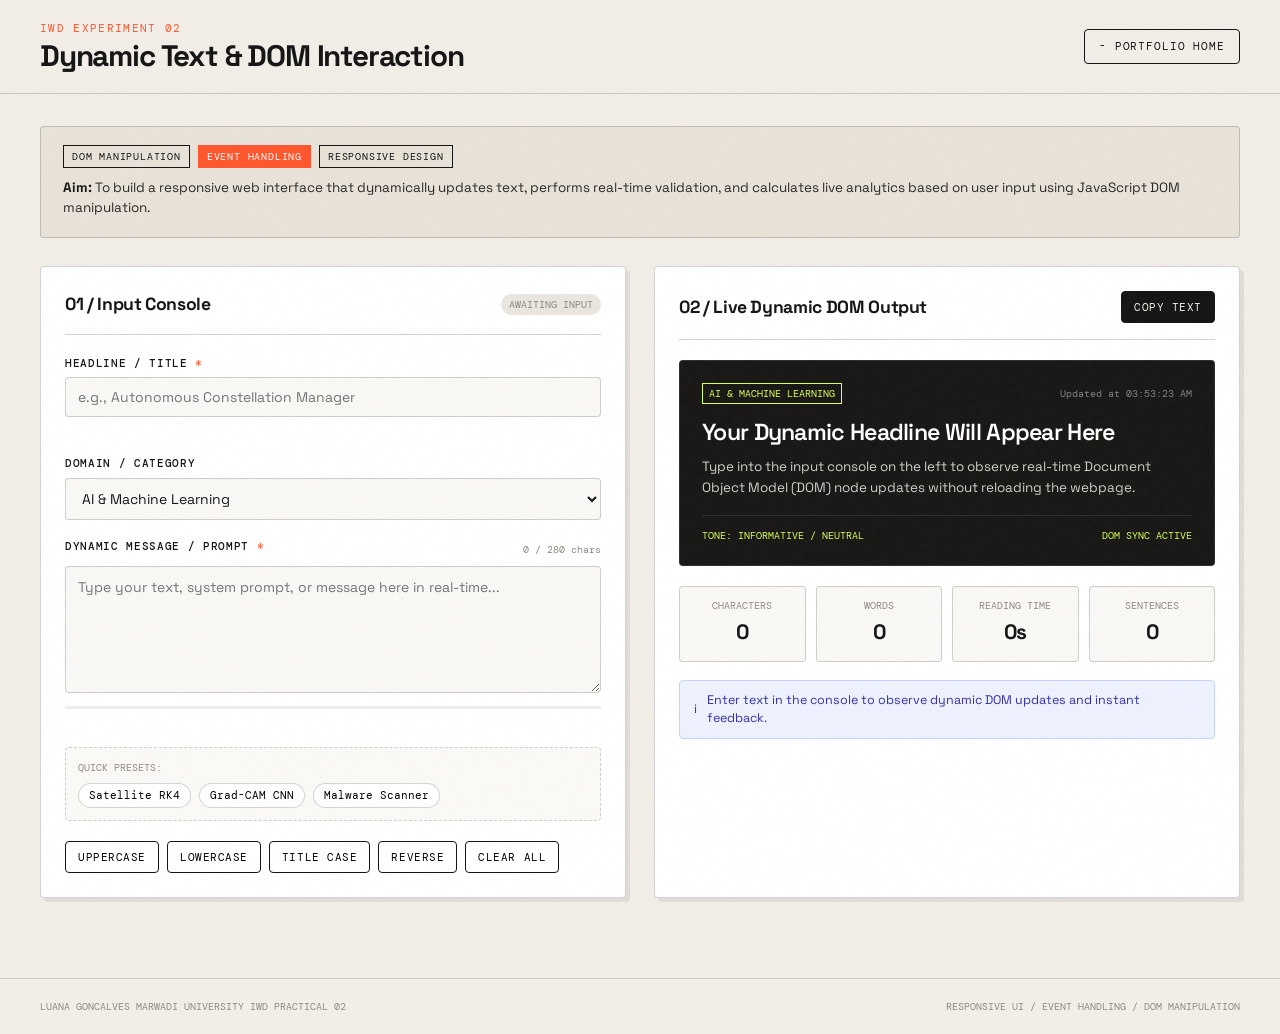
<file: OneDrive/Desktop/experiment 2/index.html>
<!doctype html>
<html lang="en">
<head>
    <meta charset="utf-8">
    <meta name="viewport" content="width=device-width, initial-scale=1">
    <meta name="description" content="Experiment 2: Build a responsive UI that dynamically updates text based on user input using JavaScript.">
    <title>Experiment 2 - Dynamic Text & DOM Manipulation</title>
    <link rel="stylesheet" href="style.css">
    <link rel="preconnect" href="https://fonts.googleapis.com">
    <link rel="preconnect" href="https://fonts.gstatic.com" crossorigin>
    <link href="https://fonts.googleapis.com/css?family=DM+Mono:wght@400;500&family=Space+Grotesk:wght@400;500;600;700&display=swap" rel="stylesheet">
</head>
<body>
    <div class="noise" aria-hidden="true"></div>
    <header class="app-header">
        <div class="header-container">
            <div class="brand">
                <span class="lab-tag">IWD EXPERIMENT 02</span>
                <h1>Dynamic Text & DOM Interaction</h1>
            </div>
            <a href="../../index.html" class="back-link">- Portfolio Home</a>
        </div>
    </header>
    <main class="main-container">
        <section class="experiment-info">
            <div class="info-meta">
                <span class="badge">DOM MANIPULATION</span>
                <span class="badge badge-accent">EVENT HANDLING</span>
                <span class="badge">RESPONSIVE DESIGN</span>
            </div>
            <p class="aim-text">
                <strong>Aim:</strong> To build a responsive web interface that dynamically updates text, performs real-time validation, and calculates live analytics based on user input using JavaScript DOM manipulation.
            </p>
        </section>
        <div class="workspace-grid">
            <!-- Left Column: Input Form & Controls-->
            <section class="card input-card">
                <div class="card-header">
                    <h2>01 / Input Console</h2>
                    <span class="status-pill status-idle" id="inputStatus">Awaiting input</span>
                </div>
                <form id="textForm" onsubmit="event.preventDefault();">
                    <div class="form-group">
                        <label for="headlineInput">Headline / Title <span class="req">*</span></label>
                        <input type="text" id="headlineInput" placeholder="e.g., Autonomous Constellation Manager" maxlength="60" autocomplete="off">
                        <div class="field-feedback" id="headlineFeedback"></div>
                    </div>
                    <div class="form-group">
                        <label for="categorySelect">Domain / Category</label>
                        <select id="categorySelect">
                            <option value="AI & Machine Learning">AI & Machine Learning</option>
                            <option value="Computer Vision">Computer Vision</option>
                            <option value="Orbital Mechanics">Orbital Mechanics</option>
                            <option value="Cybersecurity">Cybersecurity</option>
                            <option value="Fintech & Systems">Fintech & Systems</option>
                        </select>
                    </div>
                    <div class="form-group">
                        <div class="label-row">
                            <label for="mainTextInput">Dynamic Message / Prompt <span class="req">*</span></label>
                            <span class="char-count-pill" id="charMeter">0 / 280 chars</span>
                        </div>
                        <textarea id="mainTextInput" rows="5" placeholder="Type your text, system prompt, or message here in real-time..." maxlength="280"></textarea>
                        <div class="progress-bar-wrap">
                            <div class="progress-bar" id="charProgress"></div>
                        </div>
                        <div class="field-feedback" id="mainFeedback"></div>
                    </div>
                    <!-- Quick Preset Chips -->
                    <div class="preset-section">
                        <label>Quick Presets: </label>
                        <div class="preset-chips">
                            <button type="button" class="chip" data-headline="Satellite Trajectory Prediction" data-category="Orbital Mechanics" data-text="Evaluating RK4 orbital propagation with J2 harmonic perturbations for autonomous satellite collision avoidance in Low Earth Orbit.">Satellite RK4</button>
                            <button type="button" class="chip" data-headline="Grad-CAM Explainability Engine" data-category="Computer Vision" data-text="Visualizing high-order convolutional activations to localize leaf disease lesions with 96.4% classification confidence.">Grad-CAM CNN</button>
                            <button type="button" class="chip" data-headline="Bytecode Security Analysis" data-category="Cybersecurity" data-text="Scanning Android APK manifest permissions and executing static bytecode analysis for malware detection.">Malware Scanner</button>
                        </div>
                    </div>
                    <!-- Action Toolbar -->
                    <div class="actions-toolbar">
                        <button type="button" class="btn btn-tool" id="btnUpper">UPPERCASE</button>
                        <button type="button" class="btn btn-tool" id="btnLower">lowercase</button>
                        <button type="button" class="btn btn-tool" id="btnTitle">Title Case</button>
                        <button type="button" class="btn btn-tool" id="btnReverse">Reverse</button>
                        <button type="button" class="btn btn-tool" id="btnClear">Clear All</button>
                    </div>
                </form>
            </section>
            <!-- Right Column: Live Dynamic DOM Render & Analytics -->
            <section class="card preview-card">
                <div class="card-header">
                    <h2>02 / Live Dynamic DOM Output</h2>
                    <div class="preview-actions">
                        <button type="button" class="btn btn-copy" id="btnCopy">Copy Text</button>
                    </div>
                </div>
                <!-- Dynamic Live Card Display -->
                <div class="live-display-box" id="liveDisplayBox">
                    <div class="preview-meta">
                        <span class="preview-tag" id="previewCategory">AI & Machine Learning</span>
                        <span class="preview-time" id="previewTimestamp">Ready</span>
                    </div>
                    <h3 class="preview-headline" id="previewHeadline">Your Dynamic Headline Will Appear Here</h3>
                    <p class="preview-body" id="previewBody">Type into the input console on the left to observe real-time Document Object Model (DOM) node updates without reloading the webpage.</p>
                    <div class="preview-footer">
                        <span class="intent-badge" id="previewIntent">Tone: Neutral</span>
                        <span class="status-indicator live-dot"> DOM SYNC ACTIVE</span>
                    </div>
                </div>
                <!-- Live Real-Time Analytics Grid -->
                <div class="analytics-grid">
                    <div class="metric-box">
                        <span class="metric-label">Characters</span>
                        <span class="metric-val" id="valChars">0</span>
                    </div>
                    <div class="metric-box">
                        <span class="metric-label">Words</span>
                        <span class="metric-val" id="valWords">0</span>
                    </div>
                    <div class="metric-box">
                        <span class="metric-label">Reading Time</span>
                        <span class="metric-val" id="valReadTime">0s</span>
                    </div>
                    <div class="metric-box">
                        <span class="metric-label">Sentences</span>
                        <span class="metric-val" id="valSentences">0</span>
                    </div>
                </div>
                <!-- Live Validation Alert Box -->
                <div class="validation-alert alert-info" id="validationAlert">
                    <span class="alert-icon">i</span>
                    <span class="alert-text" id="alertMessage">Enter text in the console to observe dynamic DOM updates and instant feedback.</span>
                </div>
            </section>
        </div>
    </main>
    <div class="toast" id="toast">Copied to clipboard!</div>
    <footer class="app-footer">
        <div class="footer-container">
            <span>Luana Goncalves Marwadi University IWD Practical 02</span>
            <span>Responsive UI / Event Handling / DOM Manipulation</span>
        </div>
    </footer>
    <script src="script.js"></script>
</body>
</html>
</file>
<file: OneDrive/Desktop/experiment 2/style.css>
/* Experiment 2: Dynamic Text & DOM Manipulation UI */
:root {
    --ink: #151515;
    --paper: #f2eee7;
    --orange: #ff572e;
    --lime: #d8ff54;
    --muted: #8e8a83;
    --line: rgba(21, 21, 21, 0.18);
    --card-bg: #ffffff;
    --card-dark: #191816;
    --font-mono: 'DM Mono', monospace;
    --font-sans: 'Space Grotesk', Arial, sans-serif;
    --radius: 4px;
    --transition: all 0.25s cubic-bezier(0.16, 1, 0.3, 1);
}
* {
    box-sizing: border-box;
    margin: 0;
    padding: 0;
}
body {
    background: var(--paper);
    color: var(--ink);
    font-family: var(--font-sans);
    min-height: 100vh;
    display: flex;
    flex-direction: column;
    line-height: 1.5;
    overflow-x: hidden;
    position: relative;
}
.noise {
    position: fixed;
    inset: 0;
    z-index: 99;
    pointer-events: none;
    opacity: 0.045;
    background-image: url("data:image/svg+xml,%3Csvg viewBox='0 0 180 180' xmlns='http://www.w3.org/2000/svg'%3E%3Cfilter id='n'%3E%3CfeTurbulence type='fractalNoise' baseFrequency='.9' numOctaves='4' stitchTiles='stitch'/%3E%3C/filter%3E%3Crect width='100%25' height='100%25' filter='url(%23n)' opacity='.5'/%3E%3C/svg%3E");
}
.app-header {
    border-bottom: 1px solid var(--line);
    padding: 20px 0;
    background: var(--paper);
    position: sticky;
    top: 0;
    z-index: 10;
}
.header-container {
    width: min(1200px, calc(100% - 40px));
    margin: auto;
    display: flex;
    justify-content: space-between;
    align-items: center;
    gap: 16px;
}
.brand .lab-tag {
    font-family: var(--font-mono);
    font-size: 11px;
    letter-spacing: 0.12em;
    color: var(--orange);
    text-transform: uppercase;
    display: block;
    margin-bottom: 2px;
}
.brand h1 {
    font-size: clamp(1.25rem, 3vw, 1.85rem);
    font-weight: 700;
    letter-spacing: -0.04em;
    line-height: 1.15;
}
.back-link {
    font-family: var(--font-mono);
    font-size: 11px;
    text-transform: uppercase;
    letter-spacing: 0.08em;
    color: var(--ink);
    text-decoration: none;
    border: 1px solid var(--ink);
    padding: 8px 14px;
    border-radius: var(--radius);
    transition: var(--transition);
    white-space: nowrap;
}
.back-link:hover {
    background: var(--ink);
    color: var(--paper);
}
.main-container {
    width: min(1200px, calc(100% - 40px));
    margin: 32px auto;
    flex: 1;
}
.experiment-info {
    background: #e8e2d8;
    border: 1px solid var(--line);
    padding: 18px 22px;
    margin-bottom: 28px;
    border-radius: var(--radius);
}
.info-meta {
    display: flex;
    gap: 8px;
    margin-bottom: 10px;
    flex-wrap: wrap;
}
.badge {
    font-family: var(--font-mono);
    font-size: 10px;
    text-transform: uppercase;
    letter-spacing: 0.08em;
    padding: 3px 8px;
    border: 1px solid var(--ink);
}
.badge-accent {
    background: var(--orange);
    color: #fff;
    border-color: var(--orange);
}
.aim-text {
    font-size: 13.5px;
    color: #2b2927;
    line-height: 1.55;
}
.aim-text strong {
    color: var(--ink);
}
.workspace-grid {
    display: grid;
    grid-template-columns: 1fr 1fr;
    gap: 28px;
}
.card {
    background: var(--card-bg);
    border: 1px solid var(--line);
    border-radius: var(--radius);
    padding: 24px;
    box-shadow: 4px 4px 0px rgba(21, 21, 21, 0.08);
}
.card-header {
    display: flex;
    justify-content: space-between;
    align-items: center;
    padding-bottom: 16px;
    margin-bottom: 20px;
    border-bottom: 1px solid var(--line);
}
.card-header h2 {
    font-size: 1.1rem;
    font-weight: 700;
    letter-spacing: -0.02em;
}
.status-pill {
    font-family: var(--font-mono);
    font-size: 10px;
    text-transform: uppercase;
    padding: 3px 8px;
    border-radius: 20px;
}
.status-idle { background: #eae6df; color: var(--muted); }
.status-typing { background: #ffe8e0; color: var(--orange); }
.status-active { background: #e5f9a6; color: #325600; }
.form-group {
    margin-bottom: 18px;
}
.form-group label {
    display: block;
    font-family: var(--font-mono);
    font-size: 11px;
    text-transform: uppercase;
    letter-spacing: 0.06em;
    margin-bottom: 6px;
    font-weight: 500;
}
.req { color: var(--orange); }
.label-row {
    display: flex;
    justify-content: space-between;
    align-items: center;
    margin-bottom: 6px;
}
.char-count-pill {
    font-family: var(--font-mono);
    font-size: 10px;
    color: var(--muted);
}
input[type="text"], select, textarea {
    width: 100%;
    padding: 10px 12px;
    font-family: inherit;
    font-size: 14px;
    color: var(--ink);
    background: #faf8f5;
    border: 1px solid var(--line);
    border-radius: var(--radius);
    outline: none;
    transition: var(--transition);
}
input[type="text"]:focus, select:focus, textarea:focus {
    border-color: var(--ink);
    background: #ffffff;
    box-shadow: 0 0 0 2px rgba(255, 87, 46, 0.15);
}
textarea {
    resize: vertical;
    min-height: 100px;
    line-height: 1.5;
}
.progress-bar-wrap {
    height: 3px;
    background: #eee;
    margin-top: 6px;
    border-radius: 2px;
    overflow: hidden;
}
.progress-bar {
    height: 100%;
    width: 0%;
    background: var(--orange);
    transition: width 0.15s ease, background-color 0.2s ease;
}
.field-feedback {
    font-family: var(--font-mono);
    font-size: 11px;
    margin-top: 4px;
    min-height: 16px;
}
.field-feedback.err { color: #d32f2f; }
.field-feedback.ok { color: #2e7d32; }
.preset-section {
    margin: 16px 0;
    padding: 12px;
    background: #fbf9f6;
    border: 1px dashed var(--line);
    border-radius: var(--radius);
}
.preset-section label {
    font-family: var(--font-mono);
    font-size: 10px;
    text-transform: uppercase;
    color: var(--muted);
    display: block;
    margin-bottom: 8px;
}
.preset-chips {
    display: flex;
    gap: 8px;
    flex-wrap: wrap;
}
.chip {
    font-family: var(--font-mono);
    font-size: 10.5px;
    background: #ffffff;
    border: 1px solid var(--line);
    padding: 5px 10px;
    border-radius: 20px;
    cursor: pointer;
    transition: var(--transition);
}
.chip:hover {
    background: var(--ink);
    color: var(--paper);
}
.actions-toolbar {
    display: flex;
    gap: 8px;
    flex-wrap: wrap;
    margin-top: 20px;
}
.btn {
    font-family: var(--font-mono);
    font-size: 11px;
    text-transform: uppercase;
    letter-spacing: 0.05em;
    padding: 8px 12px;
    border: 1px solid var(--ink);
    background: transparent;
    cursor: pointer;
    border-radius: var(--radius);
    transition: var(--transition);
}
.btn-tool:hover {
    background: var(--paper);
    border-color: var(--orange);
    color: var(--orange);
}
.btn-copy {
    background: var(--ink);
    color: var(--paper);
}
.btn-copy:hover {
    background: var(--orange);
    border-color: var(--orange);
}
.live-display-box {
    background: var(--card-dark);
    color: var(--paper);
    padding: 22px;
    border-radius: var(--radius);
    border: 1px solid rgba(255, 255, 255, 0.1);
    margin-bottom: 20px;
    min-height: 200px;
    display: flex;
    flex-direction: column;
    justify-content: space-between;
}
.preview-meta {
    display: flex;
    justify-content: space-between;
    align-items: center;
    margin-bottom: 14px;
}
.preview-tag {
    font-family: var(--font-mono);
    font-size: 10px;
    text-transform: uppercase;
    color: var(--lime);
    border: 1px solid var(--lime);
    padding: 2px 6px;
}
.preview-time {
    font-family: var(--font-mono);
    font-size: 10px;
    color: rgba(242, 238, 231, 0.5);
}
.preview-headline {
    font-size: clamp(1.15rem, 2vw, 1.45rem);
    font-weight: 600;
    letter-spacing: -0.03em;
    line-height: 1.25;
    margin-bottom: 10px;
    color: #ffffff;
    word-break: break-word;
}
.preview-body {
    font-size: 13.5px;
    line-height: 1.55;
    color: rgba(242, 238, 231, 0.85);
    margin-bottom: 16px;
    word-break: break-word;
    flex: 1;
}
.preview-footer {
    display: flex;
    justify-content: space-between;
    align-items: center;
    border-top: 1px solid rgba(255, 255, 255, 0.1);
    padding-top: 12px;
}
.intent-badge {
    font-family: var(--font-mono);
    font-size: 10px;
    color: var(--orange);
    text-transform: uppercase;
}
.live-dot {
    font-family: var(--font-mono);
    font-size: 10px;
    color: var(--lime);
}
.analytics-grid {
    display: grid;
    grid-template-columns: repeat(4, 1fr);
    gap: 10px;
    margin-bottom: 18px;
}
.metric-box {
    background: #faf8f5;
    border: 1px solid var(--line);
    padding: 12px 8px;
    text-align: center;
    border-radius: var(--radius);
}
.metric-label {
    display: block;
    font-family: var(--font-mono);
    font-size: 9.5px;
    text-transform: uppercase;
    color: var(--muted);
    margin-bottom: 4px;
}
.metric-val {
    font-size: 1.3rem;
    font-weight: 700;
    letter-spacing: -0.04em;
    color: var(--ink);
}
.validation-alert {
    display: flex;
    align-items: center;
    gap: 10px;
    padding: 10px 14px;
    border-radius: var(--radius);
    font-size: 12.5px;
}
.alert-info { background: #eef2ff; border: 1px solid #c7d2fe; color: #3730a3; }
.alert-warn { background: #fffbeb; border: 1px solid #fde68a; color: #92400e; }
.alert-success { background: #f0fdf4; border: 1px solid #bbf7d0; color: #166534; }
.toast {
    position: fixed;
    bottom: 24px;
    right: 24px;
    background: var(--ink);
    color: var(--paper);
    font-family: var(--font-mono);
    font-size: 12px;
    padding: 10px 18px;
    border-radius: var(--radius);
    box-shadow: 0 10px 25px rgba(0, 0, 0, 0.2);
    transform: translateY(100px);
    opacity: 0;
    transition: transform 0.3s ease, opacity 0.3s ease;
    z-index: 100;
    border-left: 3px solid var(--lime);
}
.toast.show {
    transform: translateY(0);
    opacity: 1;
}
.app-footer {
    border-top: 1px solid var(--line);
    padding: 20px 0;
    margin-top: 48px;
    background: var(--paper);
}
.footer-container {
    width: min(1200px, calc(100% - 40px));
    margin: auto;
    display: flex;
    justify-content: space-between;
    font-family: var(--font-mono);
    font-size: 10px;
    color: var(--muted);
    text-transform: uppercase;
}
/* Mobile Responsiveness */
@media (max-width: 860px) {
    .header-container {
        flex-direction: column;
        align-items: flex-start;
        gap: 12px;
        width: calc(100% - 24px);
    }
    .main-container {
        width: calc(100% - 24px);
        margin: 20px auto;
    }
    .workspace-grid {
        grid-template-columns: 1fr;
        gap: 20px;
    }
    .card {
        padding: 18px;
    }
    .analytics-grid {
        grid-template-columns: repeat(2, 1fr);
    }
    .actions-toolbar {
        display: grid;
        grid-template-columns: 1fr 1fr;
        gap: 8px;
    }
    .actions-toolbar #btnClear {
        grid-column: span 2;
    }
    .footer-container {
        flex-direction: column;
        gap: 6px;
        text-align: center;
        width: calc(100% - 24px);
    }
}
</file>
